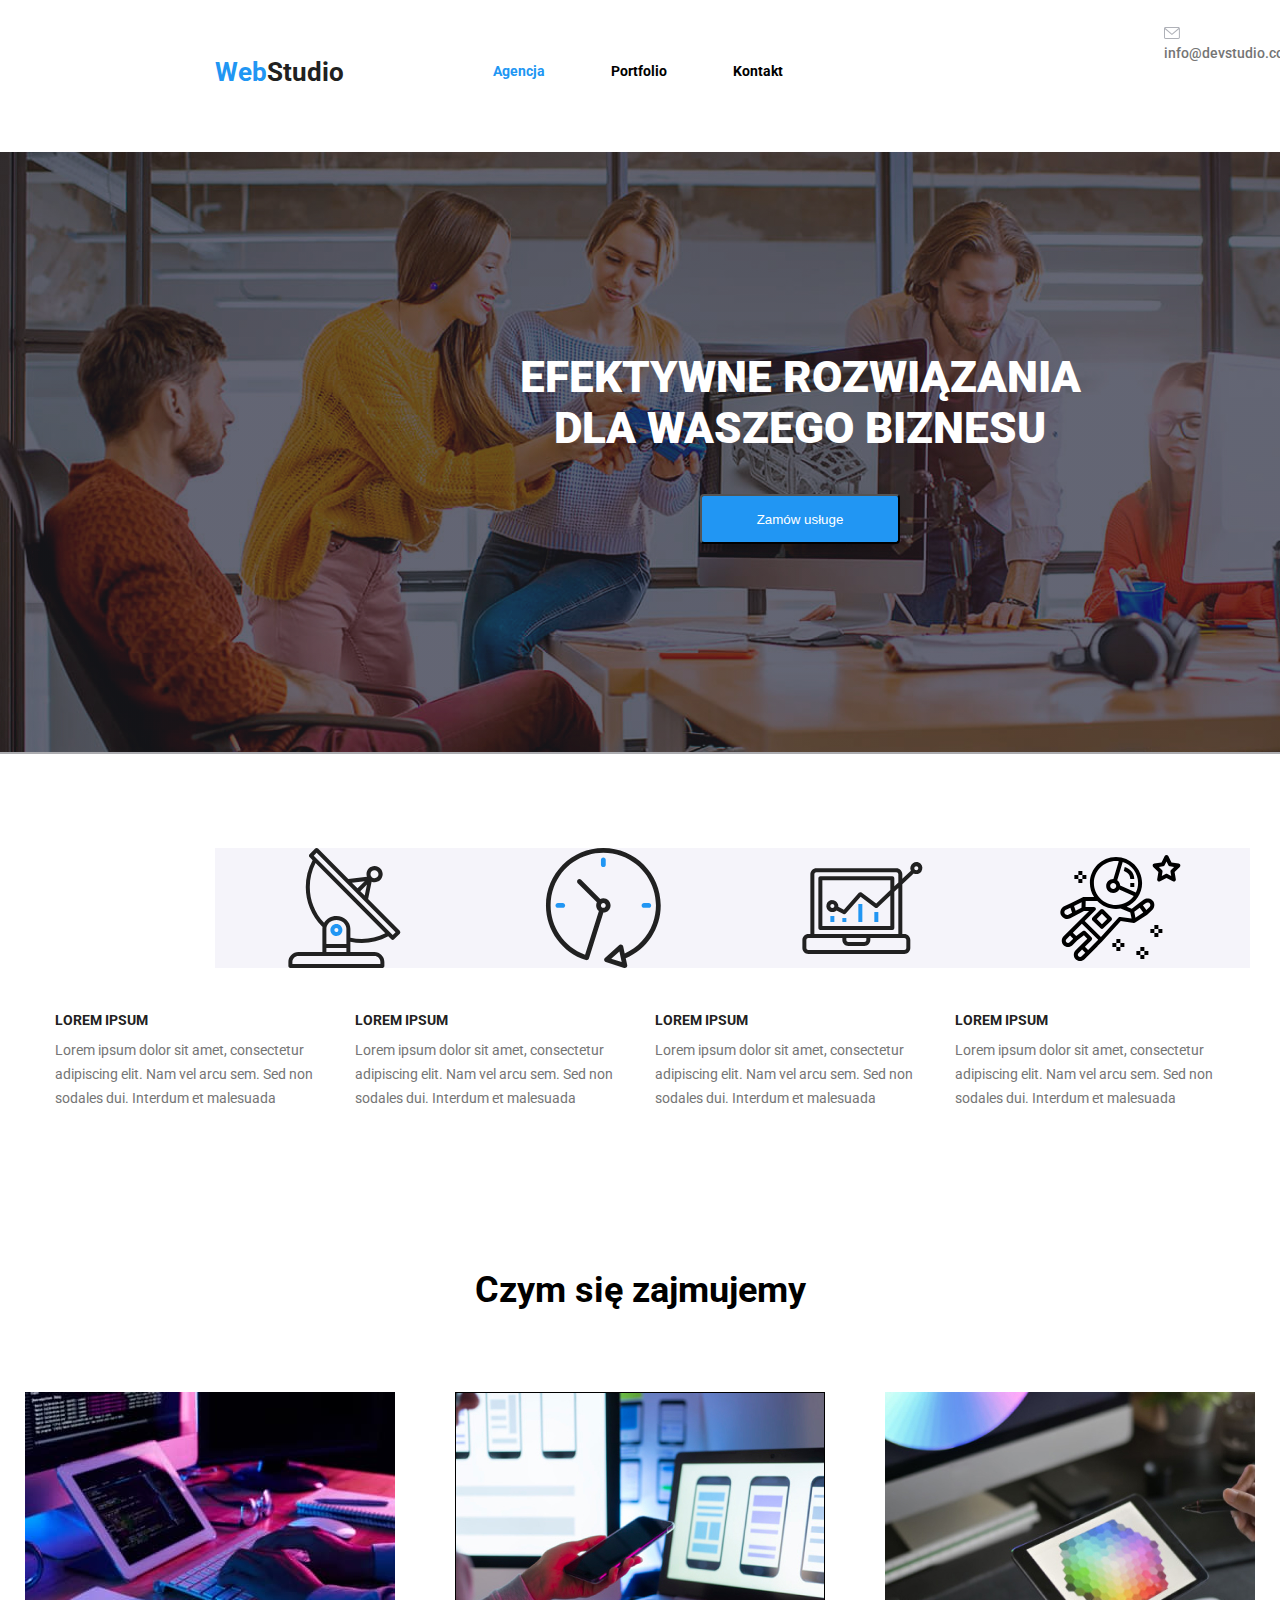
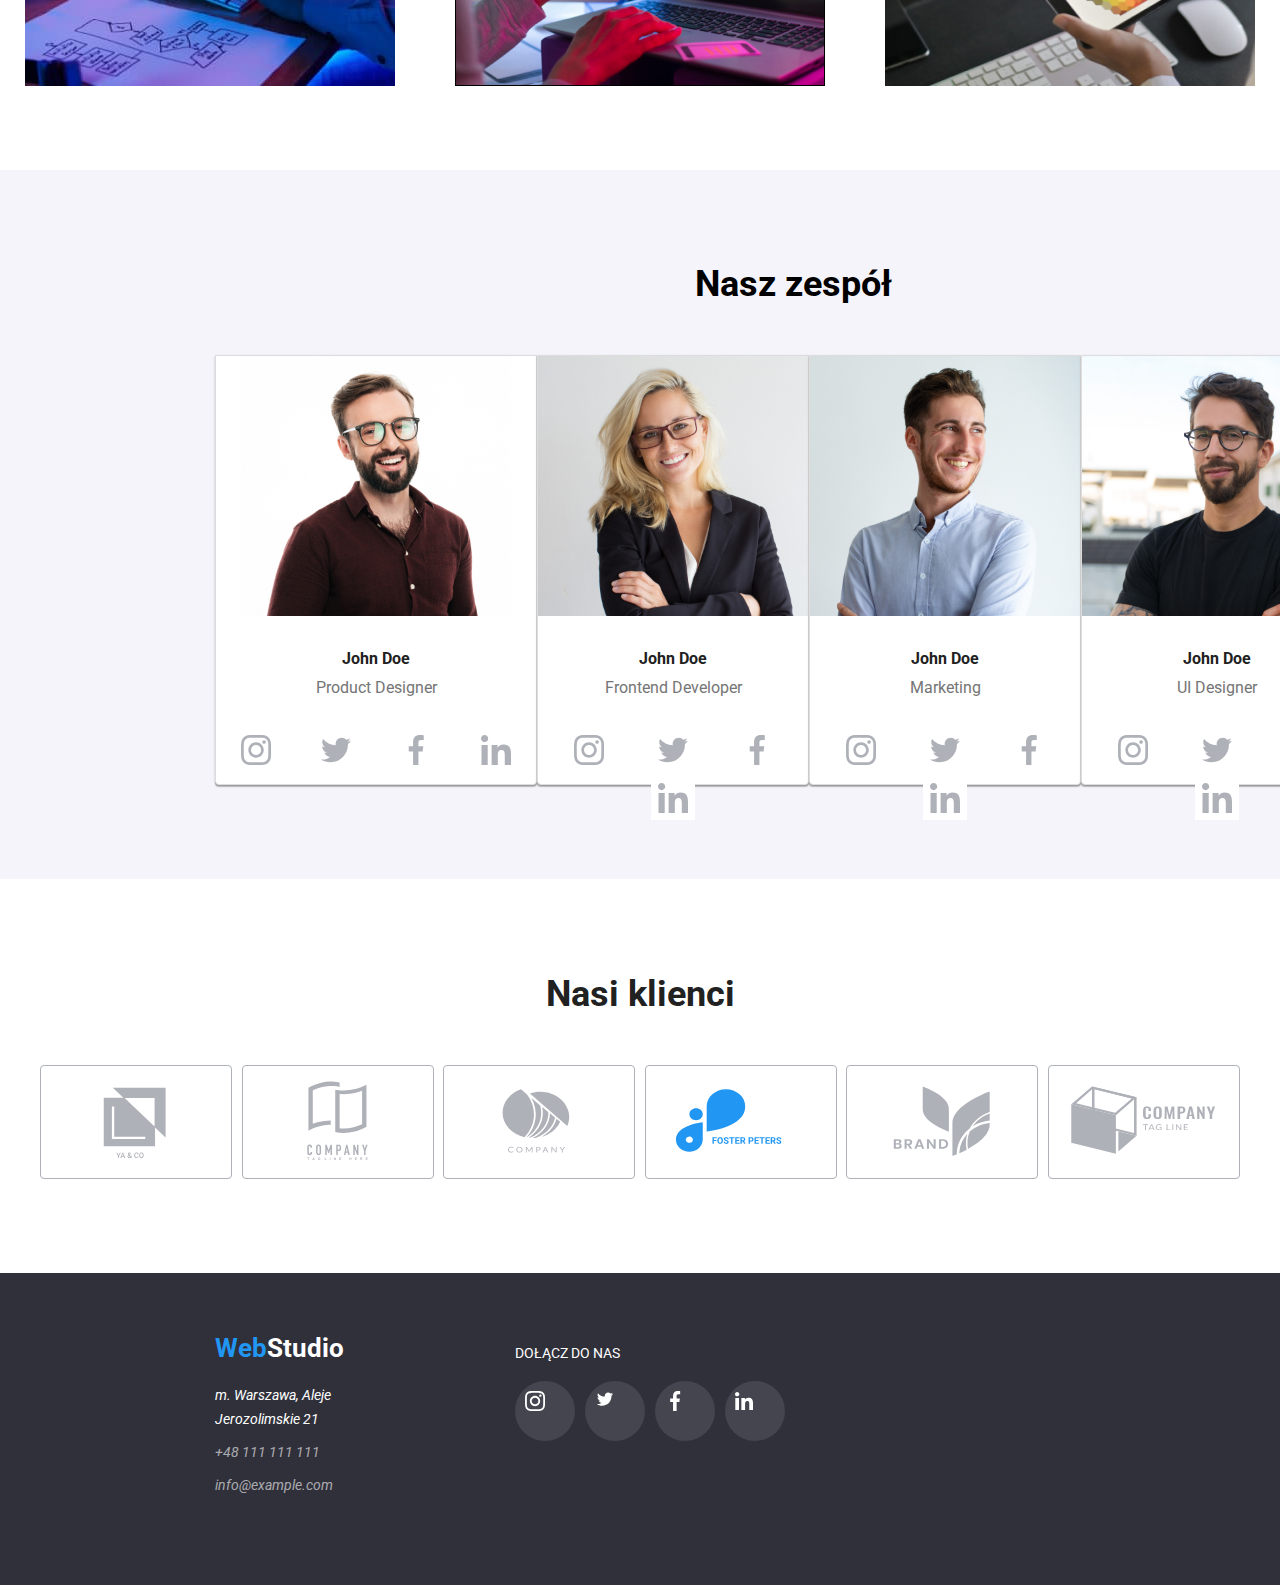
<file: index.html>
<!DOCTYPE html>
<html lang="en">
  <head>
    <meta charset="UTF-8" />
    <meta http-equiv="X-UA-Compatible" content="IE=edge" />
    <meta name="viewport" content="width=device-width, initial-scale=1.0" />
    <title>Homework 1</title>
    <link rel="preconnect" href="https://fonts.googleapis.com" />
    <link rel="preconnect" href="https://fonts.gstatic.com" crossorigin />
    <link
      href="https://fonts.googleapis.com/css2?family=Raleway:wght@700&family=Roboto:wght@400;500;700;900&display=swap"
      rel="stylesheet"
    />
    <link rel="stylesheet" href="./css/styles.css" />
    <link
      rel="stylesheet"
      href="https://cdnjs.cloudflare.com/ajax/libs/modern-normalize/1.1.0/modern-normalize.min.css"
      integrity="sha512-wpPYUAdjBVSE4KJnH1VR1HeZfpl1ub8YT/NKx4PuQ5NmX2tKuGu6U/JRp5y+Y8XG2tV+wKQpNHVUX03MfMFn9Q=="
      crossorigin="anonymous"
      referrerpolicy="no-referrer"
    />
  </head>
  <body>
    <header>
      <div class="header-container ">
         <a href="./index.html" class="header-logo">
            <span class="color-blue">Web</span>Studio</a>
            <nav class="navigation">
              <ul class="navigation-list">
          <li class="navigation-element"><a  href="Agencja" class="navigation-link" > <span class="color-blue">Agencja </span></a> </li>
          <li class="navigation-element">
            <a  href="./portfolio.html" class="navigation-link"
              >Portfolio</a>
          </li>
          <li class="navigation-element" ><a href="Kontakt" class="navigation-link">Kontakt</a></li>
        </ul>
      </nav>
        <ul class="contact">
      <li class="contact-list">
        <a href="mailto:info@devstudio.com" class="contact-link"><svg class="icon-svg" width="16"
          height="12">
            <use href="./images/icons.svg#icon-envelope"></use>
            </svg>
        info@devstudio.com</a>
      </li>
      <li class="contact-list">
        <a href="tel:+48111111111"  class="contact-link"> <svg  class="icon-svg" width="10"
          height="16">
            <use href="./images/icons.svg#icon-smartphone"></use>
            </svg>+48 111 111 111</a>
      </li>
      </ul>
    </div>
    </header>
    <main >
      <section>
        <div class="wrapper">
          <h1 class="header">EFEKTYWNE ROZWIĄZANIA </br>DLA WASZEGO BIZNESU</h1>
          <button type="button" class="main-button">Zamów usługe</button>
        </div>
      </section>
      <section>
        <div class="container icons">
          <svg width="270"
        height="120">
        <rect
        fill="#F5F4FA"
        width="270"
        height="120"
        />
          <use href="./images/icons.svg#icon-antenna-1-1"></use>
          </svg>
          <svg  width="270"
        height="120" >
        <rect
        fill="#F5F4FA"
        width="270"
        height="120"
        />
          <use href="./images/icons.svg#icon-clock-1"></use>
          </svg>
          <svg  width="270"
        height="120" >
        <rect
        fill="#F5F4FA"
        width="270"
        height="120"
        />
          <use href="./images/icons.svg#icon-diagram-1"></use>
          </svg>
          <svg  width="270"
        height="120">
        <rect
        fill="#F5F4FA"
        width="270"
        height="120"
        />
          <use href="./images/icons.svg#icon-astronaut-1"></use>
          </svg>
        
        </div>
        <div  class="container">
          <ul class="card-set">
            <li class="item">
          <h4>LOREM IPSUM</h4>
          <p >
            Lorem ipsum dolor sit amet, consectetur adipiscing elit. Nam vel
            arcu sem. Sed non sodales dui. Interdum et malesuada
          </p></li>
          <li class="item">
          <h4>LOREM IPSUM</h4>
          <p >
            Lorem ipsum dolor sit amet, consectetur adipiscing elit. Nam vel
            arcu sem. Sed non sodales dui. Interdum et malesuada
          </p></li>
          <li class="item">
          <h4>LOREM IPSUM</h4>
          <p>
            Lorem ipsum dolor sit amet, consectetur adipiscing elit. Nam vel
            arcu sem. Sed non sodales dui. Interdum et malesuada
          </p></li>
          <li class="item">
          <h4>LOREM IPSUM</h4>
          <p >
            Lorem ipsum dolor sit amet, consectetur adipiscing elit. Nam vel
            arcu sem. Sed non sodales dui. Interdum et malesuada
          </p></li>
        </ul>
      </section>
        </div>
      </section>
      <div class="container" >
        <section   class="work">
        <h2 class="header-secondary">Czym się zajmujemy</h2>
        <ul class="photo">
          <li class="photo-description">
            <img
              src="./images/office-1.jpg"
              alt="Write on keyboard"
              width="370"
              height="294"
            />
          </li>
          <li class="photo-description">
            <img
              src="./images/office-2.jpg"
              alt="Hold phone"
              width="370"
              height="294"
            />
          </li>
          <li class="photo-description">
            <img
              src="./images/office-3.jpg"
              alt="color palette"
              width="370"
              height="294"
            />
          </li>
        </ul>
      </section>
      </div>
      <div >
        <section class="team">
        <h2 class="team-two">Nasz zespół</h2>
        <ul class="element-list">
          <li class="team-people">
            <img
              src="./images/team-1.jpg"
              alt="Photo John Doe"
              width="270"
              height="260"
            /> 
            <h3 >John Doe</h3>
            <p >Product Designer</p>
          <ul class="our">
            <li class="our-team-list"><svg  class="our-team-icon" width="20"
            height="20">
              <use href="./images/icons.svg#icon-instagram-2"></use>
              </svg></li>
              <li class="our-team-list"><svg class="our-team-icon" width="20"
            height="16.25">
              <use href="./images/icons.svg#icon-twitter-1"></use>
              </svg></li>
            <li class="our-team-list">
              <svg class="our-team-icon"  width="20"
            height="20">
              <use href="./images/icons.svg#icon-facebook-1"></use>
              </svg></li>
              <li class="our-team-list">
              <svg class="our-team-icon" width="18"
            height="20">
              <use href="./images/icons.svg#icon-linkedin-1"></use>
              </svg>
            </li>
            </li>
            </ul>
          
          <li class="team-people">
            <img
              src="./images/team-2.jpg"
              alt="Photo John Doe 2"
              width="270"
              height="260"
            />
            <h3 >John Doe</h3>
            <p >Frontend Developer</p>
            <svg  class="our-team-icon" width="20"
        height="20">
          <use href="./images/icons.svg#icon-instagram-2"></use>
          </svg>
          <svg class="our-team-icon" width="20"
        height="16.25">
          <use href="./images/icons.svg#icon-twitter-1"></use>
          </svg>
          <svg class="our-team-icon"  width="20"
        height="20">
          <use href="./images/icons.svg#icon-facebook-1"></use>
          </svg>
          <svg class="our-team-icon" width="18"
        height="20">
          <use href="./images/icons.svg#icon-linkedin-1"></use>
          </svg>
       
          </li>
          <li class="team-people">
            <img
              src="./images/team-3.jpg"
              alt="Photo John Doe 3"
              width="270"
              height="260"
            />
            <h3 >John Doe</h3>
            <p >Marketing</p>
            <svg  class="our-team-icon" width="20"
            height="20">
              <use href="./images/icons.svg#icon-instagram-2"></use>
              </svg>
              <svg  class="our-team-icon" width="20"
            height="16.25">
              <use href="./images/icons.svg#icon-twitter-1"></use>
              </svg>
              <svg  class="our-team-icon" width="20"
            height="20">
              <use href="./images/icons.svg#icon-facebook-1"></use>
              </svg>
              <svg class="our-team-icon" width="18"
            height="20">
              <use href="./images/icons.svg#icon-linkedin-1"></use>
              </svg>
          </li>
          <li class="team-people">
            <img
              src="./images/team-4.jpg"
              alt="Photo John Doe 4"
              width="270"
              height="260"
            />
            <h3 >John Doe</h3>
            <p >UI Designer</p>
            <svg   class="our-team-icon" width="20"
            height="20">
              <use href="./images/icons.svg#icon-instagram-2"></use>
              </svg>
              <svg class="our-team-icon" width="20"
            height="16.25">
              <use href="./images/icons.svg#icon-twitter-1"></use>
              </svg>
              <svg class="our-team-icon" width="20"
            height="20">
              <use href="./images/icons.svg#icon-facebook-1"></use>
              </svg>
              <svg class="our-team-icon" width="18"
            height="20">
              <use href="./images/icons.svg#icon-linkedin-1"></use>
              </svg>
          </li>
        </ul>
      </section>
      </div>
      <div class="container our-customer">
          <h2 >Nasi klienci</h2>
          <section class="customer">
            
          <svg  class="icon-logo" width="170"
            height="92">
              <use href="./images/icons.svg#icon-Logo-1"></use>
              </svg>
              <svg  class="icon-logo" width="170"
            height="92">
              <use href="./images/icons.svg#icon-Logo-2"></use>
              </svg>
              <svg  class="icon-logo" width="170"
            height="92">
              <use href="./images/icons.svg#icon-Logo-3"></use>
              </svg>
              <svg  class="icon-logo" width="170"
            height="92">
              <use href="./images/icons.svg#icon-Logo-4"></use>
              </svg>
              <svg  class="icon-logo" width="170"
            height="92">
              <use href="./images/icons.svg#icon-Logo-5"></use>
              </svg>
              <svg  class="icon-logo" width="170"
            height="92">
              <use href="./images/icons.svg#icon-Logo-6"></use>
              </svg>
        </section>
      </div>
    </main>
    <footer>
      <div class="box-footer-container">
      <div class="footer-container">
      <p class="footer-logo"><span class="color-blue">Web</span>Studio</p>
          <address >
        <ul class="footer-contact">
          <li class="address-list"><span class="color-white">m. Warszawa, Aleje Jerozolimskie 21</span></li>
          <li class="address-list">
            <a href="tel:+48111111111" class="footer-link">+48 111 111 111</a>
          </li>
            <li class="address-list">
            <a href="mailto:info@example.com" class="footer-link"
              >info@example.com</a> </li>  
            </ul>
          </div>
          <div class="footer-container-two">
            <p class="link">DOŁĄCZ DO NAS</p>
            <ul class="footer-icon">
              <li class="footer-icon-item">
                <svg   class="footer-icon" width="20"
                height="20">
                  <use href="./images/icons.svg#icon-instagram-2"></use>
                  </svg>
            </li>
            <li class="footer-icon-item">
              <svg  class="footer-icon" width="20"
            height="16.25">
              <use href="./images/icons.svg#icon-twitter-1"></use>
              </svg>
            </li>
            <li class="footer-icon-item">
              <svg class="footer-icon"  width="20"
            height="20">
              <use href="./images/icons.svg#icon-facebook-1"></use>
              </svg>
            </li>
            <li class="footer-icon-item">
              <svg class="icon"  width="18"
            height="20">
              <use href="./images/icons.svg#icon-linkedin-1"></use>
              </svg>

            </li>
            </ul>
          </address>  
        </div>
      </div>
    </footer>

  </body>
</html>
</file>
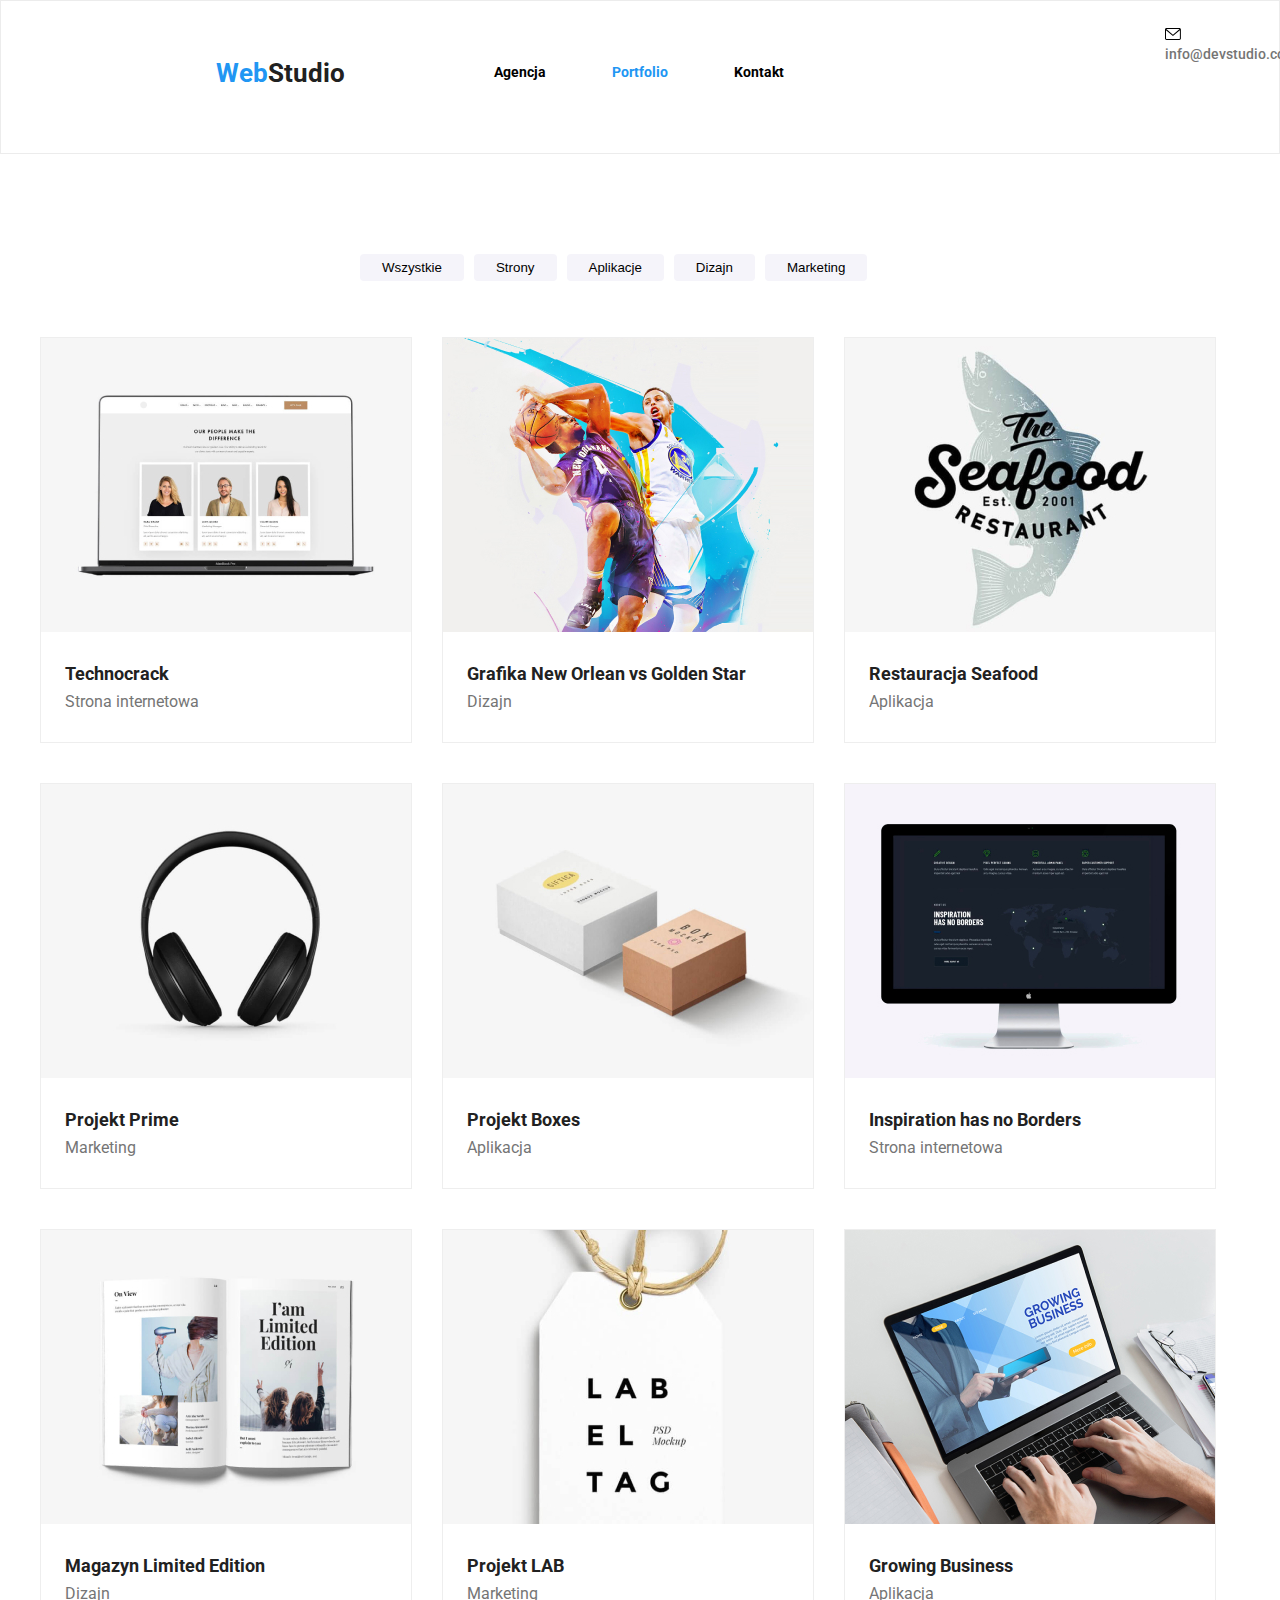
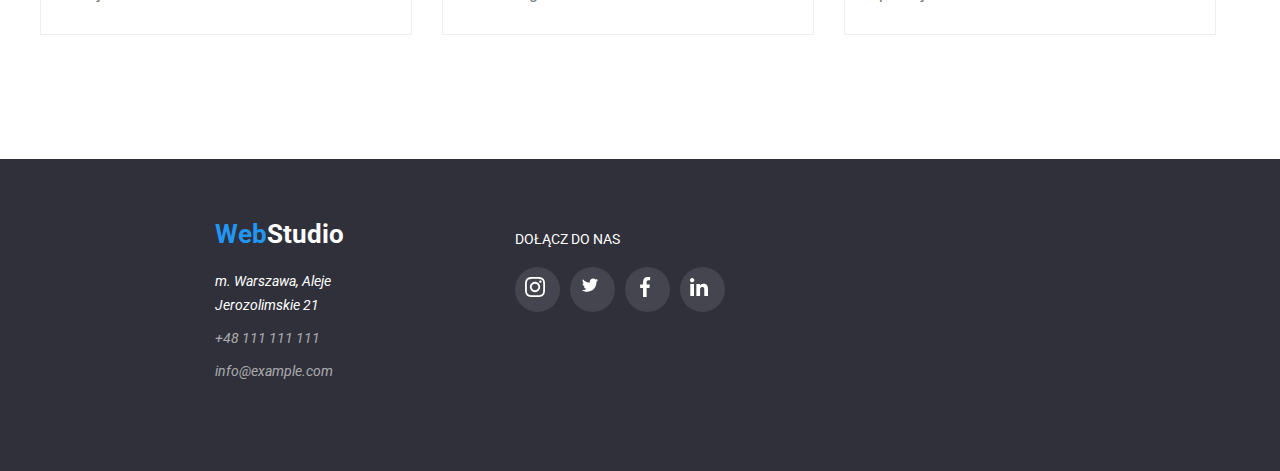
<file: portfolio.html>
<!DOCTYPE html>
<html lang="en">
  <head>
    <meta charset="UTF-8" />
    <meta http-equiv="X-UA-Compatible" content="IE=edge" />
    <meta name="viewport" content="width=device-width, initial-scale=1.0" />
    <title>Zajęcia2</title>

    <link rel="preconnect" href="https://fonts.googleapis.com" />
    <link rel="preconnect" href="https://fonts.gstatic.com" crossorigin />
    <link
      href="https://fonts.googleapis.com/css2?family=Raleway:wght@700&family=Roboto:wght@400;500;700;900&display=swap"
      rel="stylesheet"
    />
    <link rel="stylesheet" href="./css/styles.css" />
  </head>
  <body>
    <header class="border">
      <div class="header-container">
        <a href="index.html" target="_blank" class="header-logo"
          ><span class="color-blue">Web</span>Studio</a
        >
        <nav>
          <ul class="navigation-list">
            <li class="navigation-element">
              <a href="index.html" class="navigation-link">Agencja</a>
            </li>
            <li class="navigation-element">
              <a href="./portfolio.html" target="_blank" class="navigation-link"
                ><span class="color-blue">Portfolio </span></a
              >
            </li>
            <li class="navigation-element">
              <a href="index.html" class="navigation-link">Kontakt</a>
            </li>
          </ul>
        </nav>
        <ul class="contact">
          <li class="contact-list">
            <a href="info@devstudio.com" class="contact-link"
              >
            <svg width="16" height="12">
              <use href="./images/icons.svg#icon-envelope"></use>
            </svg>
            info@devstudio.com</a
            >
          </li>
          <li class="contact-list">
            <a href="tel:+48111111111" class="contact-link">
            <svg width="10" height="16">
              <use href="./images/icons.svg#icon-smartphone"></use>
            </svg>
            +48 111 111 111</a>
          </li>
        </ul>
      </div>
    </header>
    <main>
      <div class="container">
        <ul class="button-position">
          <li class="list-position">
            <button type="button" class="button-two">Wszystkie</button>
          </li>
          <li class="list-position">
            <button type="button" class="button-two">Strony</button>
          </li>
          <li class="list-position">
            <button type="button" class="button-two">Aplikacje</button>
          </li>
          <li class="list-position">
            <button type="button" class="button-two">Dizajn</button>
          </li>
          <li class="list-position">
            <button type="button" class="button-two">Marketing</button>
          </li>
        </ul>
      </div>
      <div class="container">
        <ul class="main-picture">
          <li class="picture">
            <img
              src="./images/photo-1.jpg"
              alt="computer"
              width="370"
              height="294"
            />
            <h3>Technocrack</h3>
            <p>Strona internetowa</p>
          </li>
          <li class="picture">
            <img
              src="./images/photo-2.jpg"
              alt="Two men's play on basketball"
              width="370"
              height="294"
            />
            <h3>Grafika New Orlean vs Golden Star</h3>
            <p>Dizajn</p>
          </li>
          <li class="picture">
            <img
              src="./images/photo-3.jpg"
              alt="restaurant"
              width="370"
              height="294"
            />
            <h3>Restauracja Seafood</h3>
            <p>Aplikacja</p>
          </li>
          <li class="picture">
            <img
              src="./images/photo-4.jpg"
              alt="headphones"
              width="370"
              height="294"
            />
            <h3>Projekt Prime</h3>
            <p>Marketing</p>
          </li>
          <li class="picture">
            <img
              src="./images/photo-5.jpg"
              alt="two boxes"
              width="370"
              height="294"
            />
            <h3>Projekt Boxes</h3>
            <p>Aplikacja</p>
          </li>
          <li class="picture">
            <img
              src="./images/photo-6.jpg"
              alt="monitor"
              width="370"
              height="294"
            />
            <h3>Inspiration has no Borders</h3>
            <p>Strona internetowa</p>
          </li>
          <li class="picture">
            <img
              src="./images/photo-7.jpg"
              alt="open book"
              width="370"
              height="294"
            />
            <h3>Magazyn Limited Edition</h3>
            <p>Dizajn</p>
          </li>
          <li class="picture">
            <img
              src="./images/photo-8.jpg"
              alt="poster"
              width="370"
              height="294"
            />
            <h3>Projekt LAB</h3>
            <p>Marketing</p>
          </li>
          <li class="picture">
            <img
              src="./images/photo-9.jpg"
              alt="write on keyboard"
              width="370"
              height="294"
            />
            <h3>Growing Business</h3>
            <p>Aplikacja</p>
          </li>
        </ul>
      </div>
    </main>
    <footer>
      <div class="box-footer-container">
        <div class="footer-container">
        <p class="footer-logo"><span class="color-blue">Web</span>Studio</p>
            <address >
          <ul class="footer-contact">
            <li class="address-list"><span class="color-white">m. Warszawa, Aleje Jerozolimskie 21</span></li>
            <li class="address-list">
              <a href="tel:+48111111111" class="footer-link">+48 111 111 111</a>
            </li>
              <li class="address-list">
              <a href="mailto:info@example.com" class="footer-link"
                >info@example.com</a> </li>  
              </ul>
            </div>
            <div class="footer-container-two">
              <p class="link">DOŁĄCZ DO NAS</p>
              <ul class="footer-icon">
                <li class="footer-icon-item-portfolio">
                  <svg   class="footer-icon" width="20"
                  height="20">
                    <use href="./images/icons.svg#icon-instagram-2"></use>
                    </svg>
              </li>
              <li class="footer-icon-item-portfolio">
                <svg  class="footer-icon" width="20"
              height="16.25">
                <use href="./images/icons.svg#icon-twitter-1"></use>
                </svg>
              </li>
              <li class="footer-icon-item-portfolio">
                <svg class="footer-icon"  width="20"
              height="20">
                <use href="./images/icons.svg#icon-facebook-1"></use>
                </svg>
              </li>
              <li class="footer-icon-item-portfolio">
                <svg class="icon"  width="18"
              height="20">
                <use href="./images/icons.svg#icon-linkedin-1"></use>
                </svg>
  
            </li>
            </ul>
          </address>  
        </div>
      </div>
    </footer>
  </body>
</html>
</file>
<file: css/styles.css>
:root {
  --main-color: #212121;
  --secondary-color: #757575;
}
body {
  font-family: "Roboto", sans-serif;
  color: black;
  max-width: 1600px;
}
* {
  margin: 0px;
  padding: 0px;
}
a:focus,
a:hover {
  color: #2196f3;
}
.container {
  max-width: 1200px;
  margin: 0 auto;
}
button:focus,
button:hover {
  cursor: pointer;
  background-color: #2196f3;
  color: white;
  box-shadow: 0px 3px 1px rgba(0, 0, 0, 0.1), 0px 1px 2px rgba(0, 0, 0, 0.08),
    0px 2px 2px rgba(0, 0, 0, 0.12);
}

.color-blue {
  color: #2196f3;
  text-decoration: none;
}

.icon-svg {
  fill: #afb1b8;
}

.header-container {
  display: flex;
  align-items: center;
  margin-top: 24px;
  margin-bottom: 32px;
}

.navigation-list {
  display: flex;
  list-style: none;
}
.navigation-element {
  color: var(--main-color);
  font-size: 14px;
  font-weight: 700;
  line-height: 1.14;
  text-decoration: none;
  padding-left: 46px;
}
.navigation-link {
  text-decoration: none;
  color: black;
  padding: 10px;
}

.header-logo {
  font-size: 26px;
  font-weight: 700;
  line-height: 1.19;
  color: var(--main-color);
  text-decoration: none;
  margin-left: 215px;
  margin-right: 93px;
}

.contact {
  display: flex;
  margin-left: 371px;
}

.contact-list {
  list-style: none;
  margin-right: 50px;
}

.contact-list:hover,
.contact-list:focus {
  color: #2196f3;
}

.contact-link {
  color: #757575;
  text-decoration: none;
  font-weight: 500;
  font-size: 14px;
  line-height: 16px;
}
.contact-link:hover svg {
  fill: #2196f3;
}

.border {
  border: 1px solid #ececec;
  margin-bottom: 100px;
}
.header {
  font-size: 44px;
  font-weight: 900;
  line-height: 1.16;
  color: #ffffff;
  text-align: center;
  padding: 200px 452px 40px 452px;
}

.wrapper {
  background-image: linear-gradient(
      rgba(47, 48, 58, 0.4),
      rgba(47, 48, 58, 0.4)
    ),
    url(../images/wrapper-page.jpg);
  width: 1600px;
  margin-bottom: 94px;
  background-repeat: no-repeat;
}
.main-button {
  background: #2196f3;
  box-shadow: 0px 4px 4px rgba(0, 0, 0, 0.15);
  border-radius: 4px;
  color: #ffffff;
  width: 200px;
  height: 50px;
  padding: 10px 41px;
  margin-bottom: 210px;
  margin-left: 700px;
}

.icons {
  display: flex;
  justify-content: space-between;
  margin-bottom: 30px;
  padding-right: 30px;
  margin-left: 215px;
}
.icons:focus {
  fill: #2196f3;
}

.box {
  width: 1170px;
  height: 101px;
  display: flex;
}

.card-set {
  list-style: none;
  display: flex;
}
.item {
  font-size: 14px;
  font-weight: 400;
  line-height: 1.71;
  color: var(--secondary-color);
  padding: 15px;
  margin-bottom: 94px;
}
.item h4 {
  font-weight: 700;
  font-size: 14px;
  line-height: 1.14;
  color: var(--main-color);
  padding-bottom: 10px;
}

.work {
  padding: 50px;
}
.photo {
  list-style: none;
  display: flex;
  justify-content: center;
  margin-top: 50px;
}
.photo-description {
  padding: 30px;
}

.team {
  background: #f5f4fa;
}
.team-two {
  font-size: 36px;
  line-height: 1.16;
  margin-left: 695px;
  padding-top: 94px;
}
.header-secondary {
  font-size: 36px;
  line-height: 1.16;
  text-align: center;
}

.team-people {
  border: 1px solid #ddd;
  box-shadow: 0px 1px 3px rgba(0, 0, 0, 0.12), 0px 1px 1px rgba(0, 0, 0, 0.14),
    0px 2px 1px rgba(0, 0, 0, 0.2);
  border-radius: 0px 0px 4px 4px;
  height: 428px;
  background: #ffffff;
  text-align: center;
  margin-top: 50px;
  margin-bottom: 94px;
}

.team-people h3 {
  color: var(--main-color);
  font-size: 16px;
  line-height: 1.18;
  text-align: center;
  padding-top: 30px;
}
.team-people p {
  color: var(--secondary-color);
  font-size: 16px;
  line-height: 1.18;
  text-align: center;
  padding-bottom: 30px;
  padding-top: 10px;
}
.team-info {
  display: flex;
}
.element-list {
  display: flex;
  list-style: none;
  justify-content: space-between;
  padding-right: 215px;
  padding-left: 215px;
}
.our {
  display: flex;
  justify-content: space-between;
  list-style-type: none;
}

.our-team-list:hover,
.our-team-list:focus {
}
.our-team-icon {
  margin-left: 18px;
  margin-right: 18px;
  fill: #afb1b8;
  background-color: #ffffff;
  width: 30px;
  height: 30px;
  padding: 7px;
}
.our-team-icon:hover,
.our-team-icon:focus {
  fill: #ffff;
  background-color: #2196f3;
  width: 30px;
  height: 30px;
  border-radius: 50%;
}

.our-customer {
  padding-top: 94px;
}

.customer {
  display: flex;
  justify-content: space-between;
}
.our-customer h2 {
  font-weight: 700;
  font-size: 36px;
  line-height: 42px;
  color: #212121;
  margin-bottom: 50px;
  text-align: center;
}
.icon-logo {
  border: solid 1px #afb1b8;
  border-radius: 4px;
  margin-bottom: 94px;
  padding: 10px;
  fill: #afb1b8;
}
.icon-logo:hover,
.icon-logo:focus {
  fill: #2196f3;
  border: solid 1px #2196f3;
}

.box-footer-container {
  display: flex;
}
.footer-container {
  background-color: #2f303a;
  height: 252px;
  padding-top: 60px;
}

.footer-container-two {
  background-color: #2f303a;
  height: 252px;
  padding-top: 60px;
  padding-left: 171px;
  padding-right: 760px;
}

.link {
  color: white;
  font-size: 14px;
  line-height: 16px;
  padding-bottom: 20px;
  padding-top: 12px;
}
.footer-logo {
  font-weight: 700;
  font-size: 26px;
  line-height: 31px;
  color: #ffffff;
  padding-bottom: 20px;
  margin-left: 215px;
}
.footer p {
  color: #ffffff;
}

.footer-contact {
  font-size: 14px;
  line-height: 1.71;
  color: var(--secondary-color);
  list-style-type: none;
  margin-left: 215px;
}
.footer-icon-item {
  list-style-type: none;
  width: 40px;
  height: 40px;
  background-color: #ffffff1a;
  border-radius: 50%;
  padding: 10px;
  margin-right: 10px;
  cursor: pointer;
}
.footer-icon-item-portfolio {
  list-style-type: none;
  width: 25px;
  height: 25px;
  background-color: #ffffff1a;
  border-radius: 50%;
  padding: 10px;
  margin-right: 10px;
  cursor: pointer;
}
.footer-icon-item-portfolio:focus,
.footer-icon-item-portfolio:hover {
  background: #2196f3;
}
.footer-icon-item:focus,
.footer-icon-item:hover {
  background: #2196f3;
}
.footer-icon {
  fill: #ffffffff;
  display: flex;
}
.footer-icon-icon:focus {
  fill: #2196f3;
}

.address-list {
  padding-bottom: 9px;
}
.footer-link {
  color: #ffffff99;
  text-decoration: none;
}
.color-white {
  color: #ffffff;
}

.button-position {
  display: flex;
  list-style: none;
  margin-left: 320px;
}
.list-position {
  font-weight: 500;
  font-size: 16px;
  line-height: 26px;
  color: #212121;
  margin-right: 10px;
}

.button-two {
  background: #f5f4fa;
  border-radius: 4px;
  padding: 6px 22px 6px 22px;
  border: solid 0px grey;
}

.main-picture {
  margin-top: 56px;
  display: flex;
  flex-wrap: wrap;
  gap: 10px;
  margin-bottom: 94px;
  list-style: none;
}

.picture {
  background: #ffffff;
  border: 1px solid #eeeeee;
  list-style-type: none;
  margin-bottom: 30px;
  height: 404px;
  margin-right: 20px;
  cursor: pointer;
}
.picture:hover {
  box-shadow: 0px 4px 13px 2px rgba(0, 0, 0, 0.3);
}
.picture h3 {
  color: var(--main-color);
  padding-top: 20px;
  padding-left: 24px;
  font-size: 18px;
  line-height: 2;
}
.picture p {
  padding-left: 24px;
  color: var(--secondary-color);
  font-size: 16px;
  line-height: 1, 87;
}

.color {
  color: black;
}

.grey-color {
  color: var(--secondary-color #757575);
}
</file>
